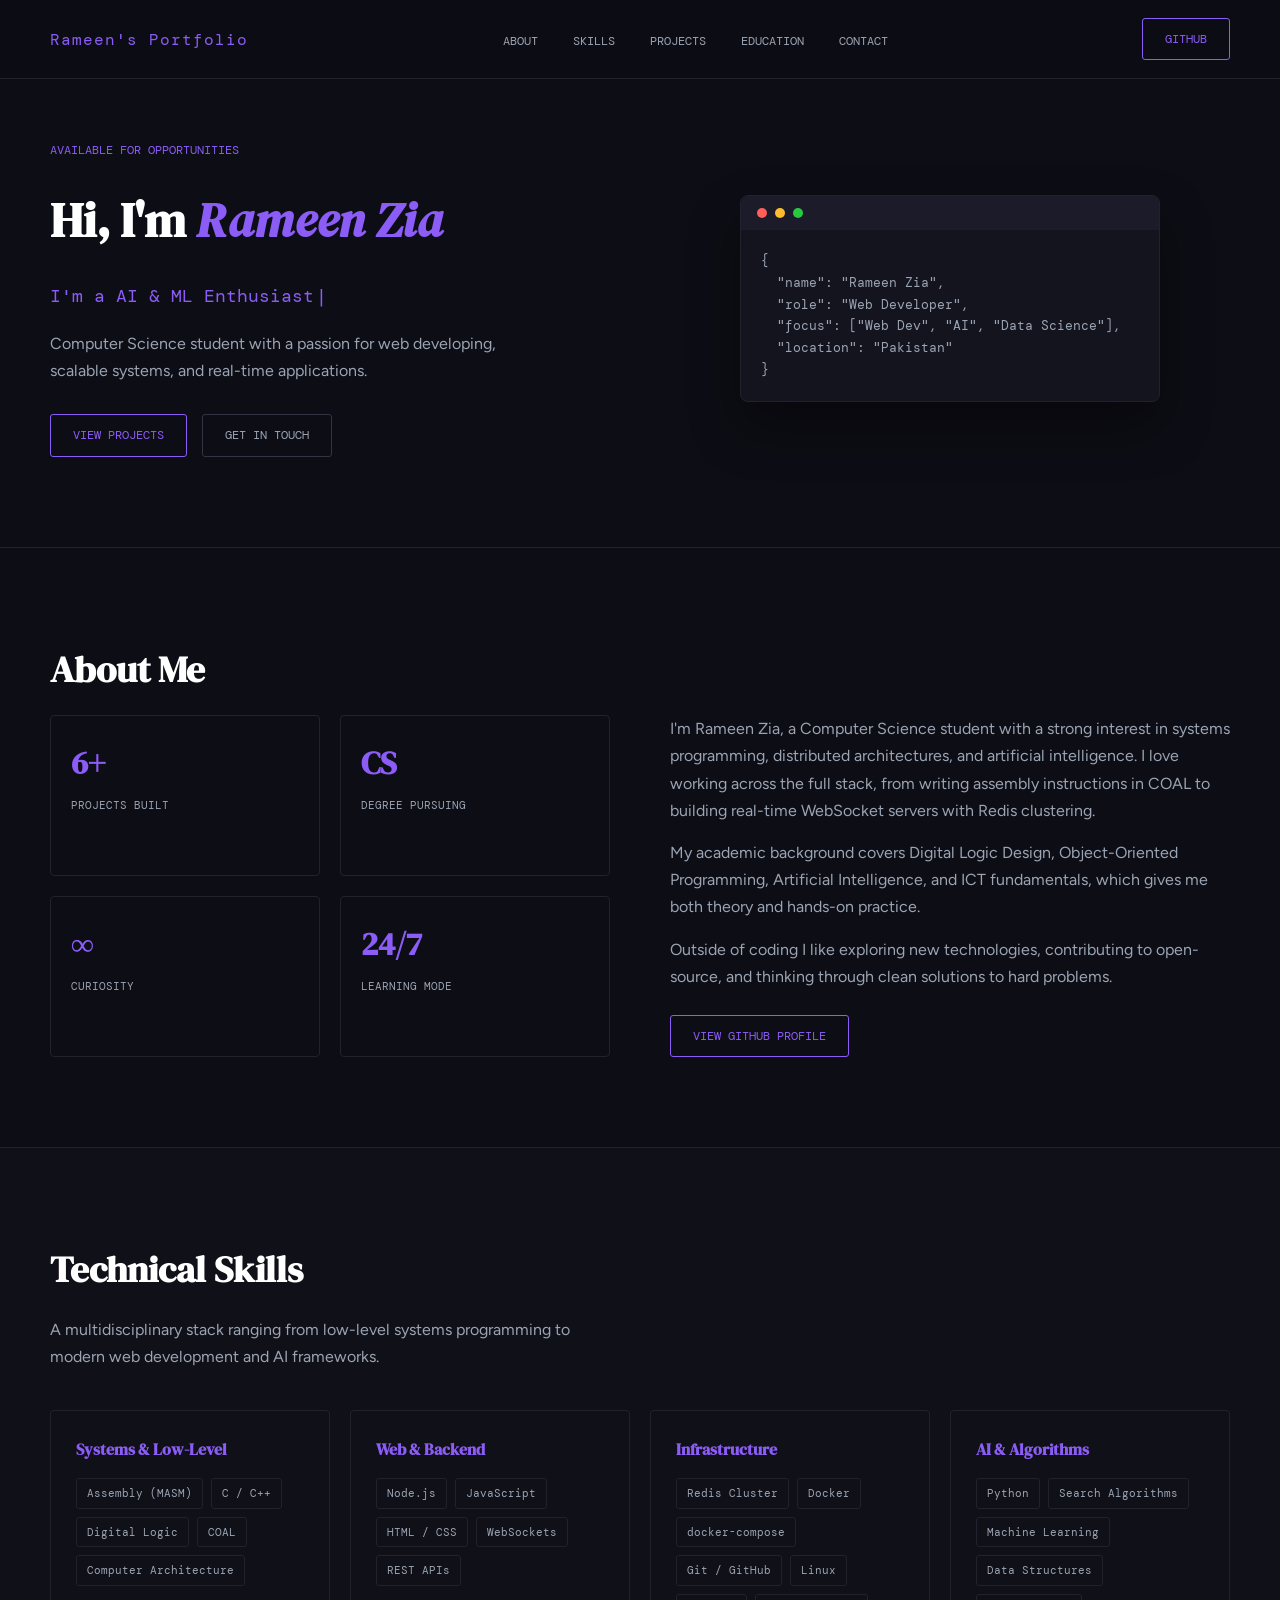
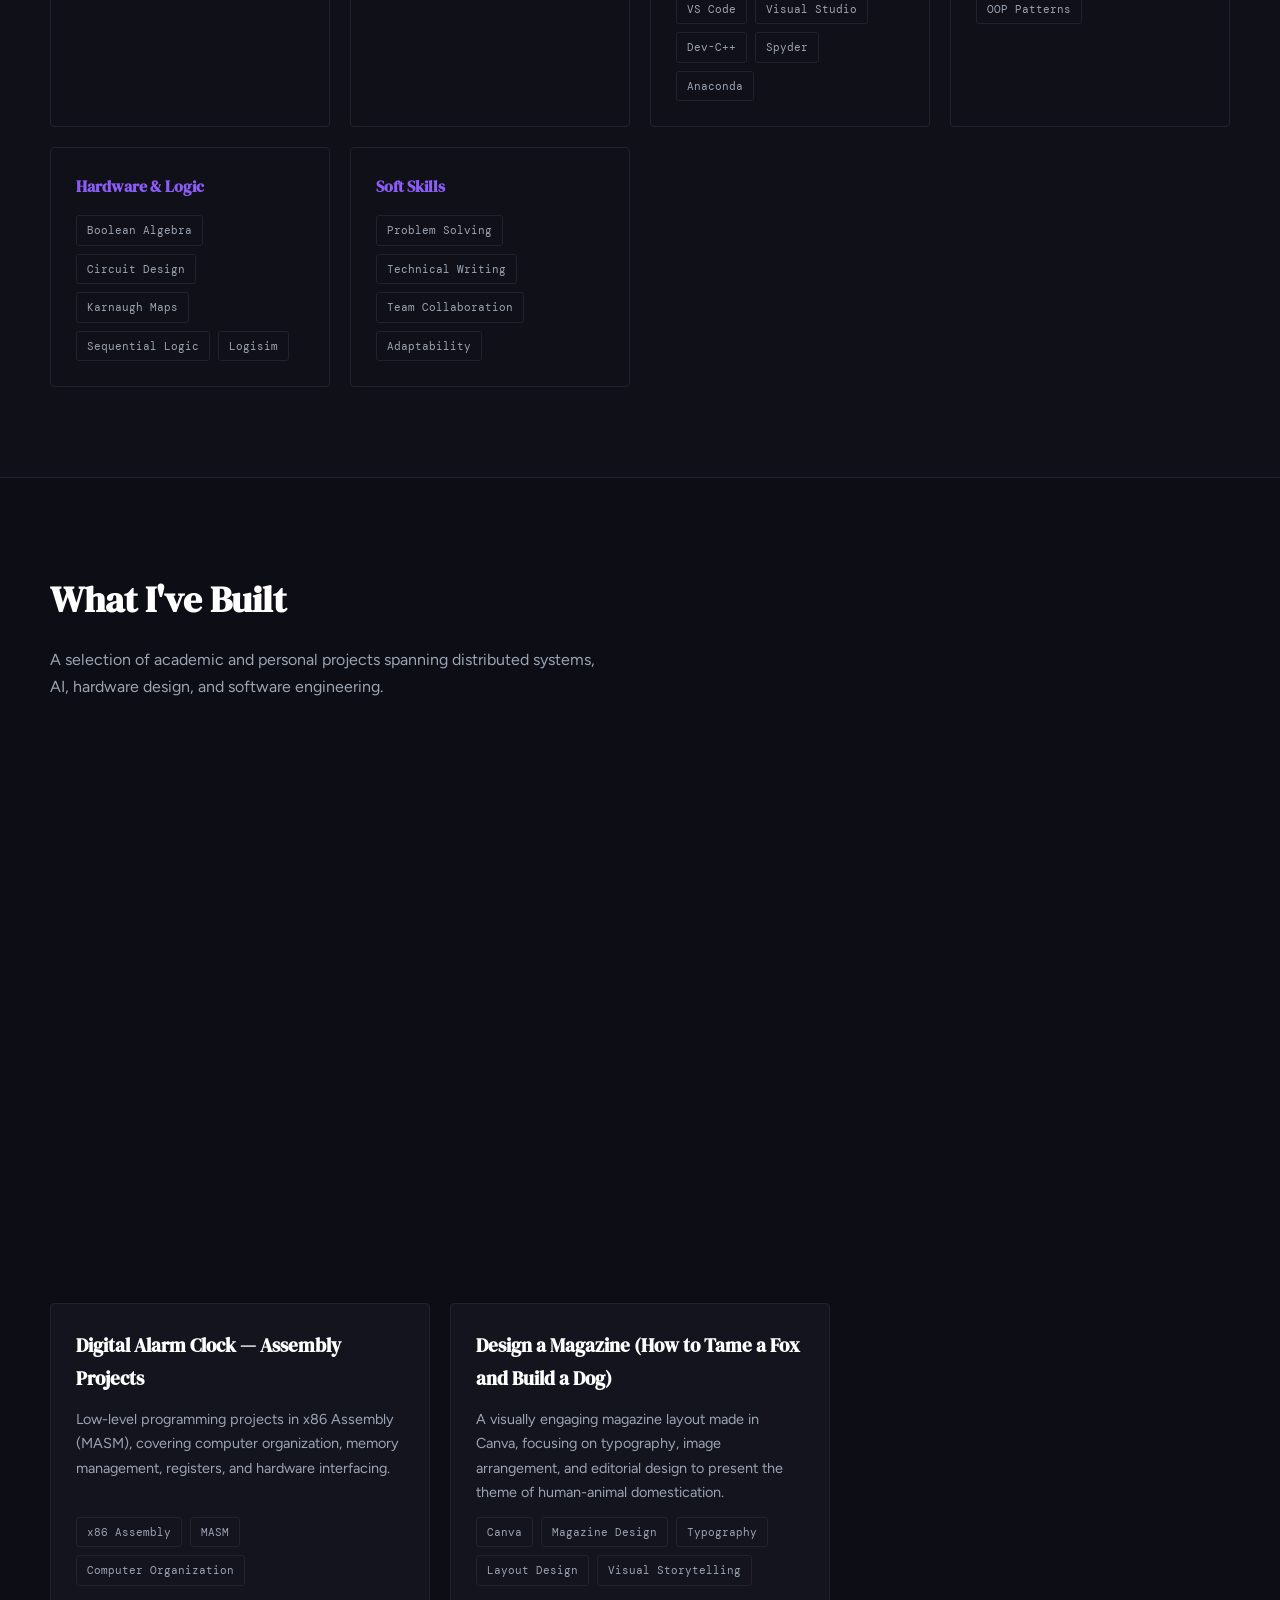
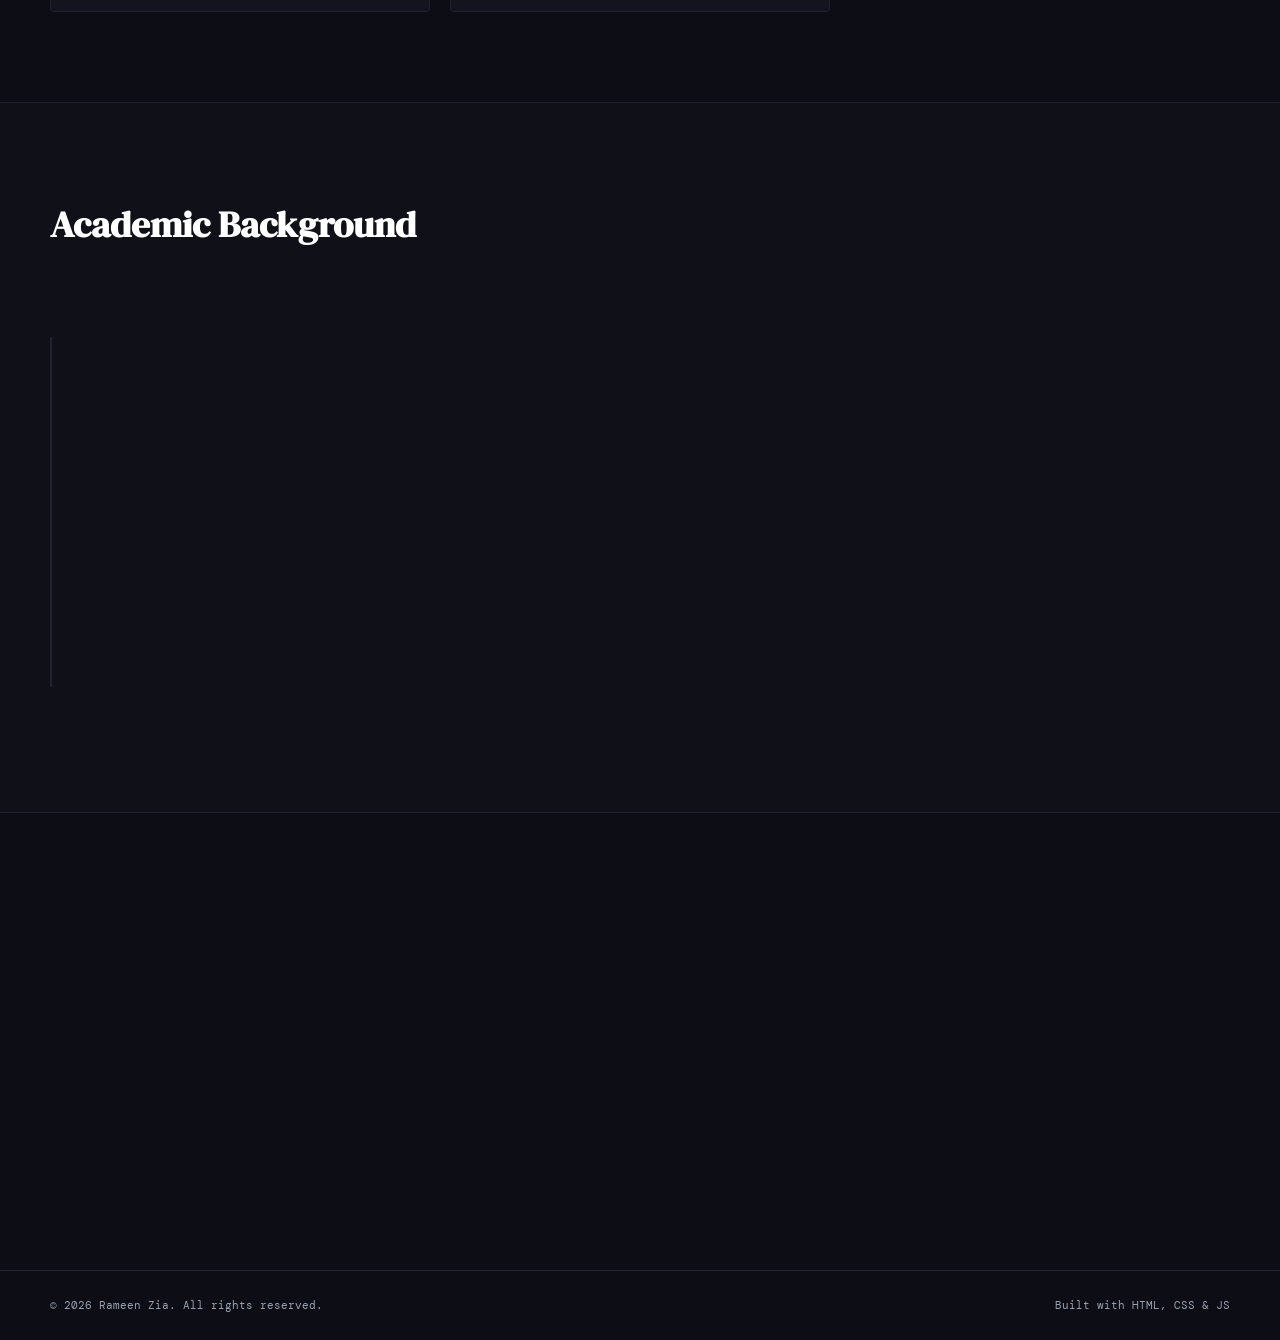
<file: index.html>
<!DOCTYPE html>
<html lang="en">
<head>
<meta charset="UTF-8">
<meta name="viewport" content="width=device-width, initial-scale=1.0">
<link rel="stylesheet" href="style.css">
<link href="https://fonts.googleapis.com/css2?family=DM+Serif+Display:ital@0;1&family=DM+Mono:wght@400;500&family=Figtree:wght@300;400;500;600&display=swap" rel="stylesheet">
<link href="https://unpkg.com/boxicons@2.1.4/css/boxicons.min.css" rel="stylesheet">
<title>Rameen's Portfolio</title>
</head>
<body>

<header>
  <nav>
    <div class="left">
      Rameen's Portfolio
    </div>

    <ul>
      <li><a href="#about">About</a></li>
      <li><a href="#skills">Skills</a></li>
      <li><a href="#projects">Projects</a></li>
      <li><a href="#education">Education</a></li>
      <li><a href="#contact">Contact</a></li>
    </ul>

    <a href="https://github.com/Rameenzia" target="_blank" class="btn">GitHub</a>
  </nav>
</header>

<!-- Home / Hero -->
<section class="home">
  <main>
    <div class="left-side fade-in">
      <p class="tag">Available for opportunities</p>
      <h1>Hi, I'm <span class="blue">Rameen Zia</span></h1>
      <p class="typed-line">I'm a <span id="typed-text"></span><span class="type-cursor">|</span></p>
      <p class="desc">Computer Science student with a passion for web developing, scalable systems, and  real-time applications.</p>

      <div class="button">
        <a href="#projects" class="btn">View Projects</a>
        <a href="#contact" class="btn btn2">Get in Touch</a>
      </div>
    </div>

    <div class="right-side fade-in">
      <div class="code-box">
        <div class="code-top">
          <span class="dot red"></span>
          <span class="dot yellow"></span>
          <span class="dot green"></span>
        </div>
        <div class="code-body">
          <p>{</p>
          <p>&nbsp;&nbsp;"name": "Rameen Zia",</p>
          <p>&nbsp;&nbsp;"role": "Web Developer",</p>
          <p>&nbsp;&nbsp;"focus": ["Web Dev", "AI", "Data Science"],</p>
          <p>&nbsp;&nbsp;"location": "Pakistan"</p>
          <p>}</p>
        </div>
      </div>
    </div>
  </main>
</section>

<!-- About -->
<section id="about" class="about">
  <h2 class="fade-in">About Me</h2>

  <div class="about-box">
    <div class="stats fade-in">
      <div class="stat">
        <h3>6+</h3>
        <p>Projects Built</p>
      </div>
      <div class="stat">
        <h3>CS</h3>
        <p>Degree Pursuing</p>
      </div>
      <div class="stat">
        <h3>∞</h3>
        <p>Curiosity</p>
      </div>
      <div class="stat">
        <h3>24/7</h3>
        <p>Learning Mode</p>
      </div>
    </div>

    <div class="about-text fade-in">
      <p>I'm Rameen Zia, a Computer Science student with a strong interest in systems programming, distributed architectures, and artificial intelligence. I love working across the full stack, from writing assembly instructions in COAL to building real-time WebSocket servers with Redis clustering.</p>
      <p>My academic background covers Digital Logic Design, Object-Oriented Programming, Artificial Intelligence, and ICT fundamentals, which gives me both theory and hands-on practice.</p>
      <p>Outside of coding I like exploring new technologies, contributing to open-source, and thinking through clean solutions to hard problems.</p>
      <a href="https://github.com/Rameenzia" target="_blank" class="btn">View GitHub Profile</a>
    </div>
  </div>
</section>

<!-- Skills -->
<section id="skills" class="skills">
  <h2 class="fade-in">Technical Skills</h2>
  <p class="fade-in">A multidisciplinary stack ranging from low-level systems programming to modern web development and AI frameworks.</p>

  <div class="skills-box">

    <div class="skill-card fade-in">
      <h3>Systems & Low-Level</h3>
      <div class="tags">
        <span>Assembly (MASM)</span>
        <span>C / C++</span>
        <span>Digital Logic</span>
        <span>COAL</span>
        <span>Computer Architecture</span>
      </div>
    </div>

    <div class="skill-card fade-in">
      <h3>Web & Backend</h3>
      <div class="tags">
        <span>Node.js</span>
        <span>JavaScript</span>
        <span>HTML / CSS</span>
        <span>WebSockets</span>
        <span>REST APIs</span>
      </div>
    </div>

    <div class="skill-card fade-in">
      <h3>Infrastructure</h3>
      <div class="tags">
        <span>Redis Cluster</span>
        <span>Docker</span>
        <span>docker-compose</span>
        <span>Git / GitHub</span>
        <span>Linux</span>
        <span>VS Code</span>
        <span>Visual Studio</span>
        <span>Dev-C++</span>
        <span>Spyder</span>
        <span>Anaconda</span>
      </div>
    </div>

    <div class="skill-card fade-in">
      <h3>AI & Algorithms</h3>
      <div class="tags">
        <span>Python</span>
        <span>Search Algorithms</span>
        <span>Machine Learning</span>
        <span>Data Structures</span>
        <span>OOP Patterns</span>
      </div>
    </div>

    <div class="skill-card fade-in">
      <h3>Hardware & Logic</h3>
      <div class="tags">
        <span>Boolean Algebra</span>
        <span>Circuit Design</span>
        <span>Karnaugh Maps</span>
        <span>Sequential Logic</span>
        <span>Logisim</span>
      </div>
    </div>

    <div class="skill-card fade-in">
      <h3>Soft Skills</h3>
      <div class="tags">
        <span>Problem Solving</span>
        <span>Technical Writing</span>
        <span>Team Collaboration</span>
        <span>Adaptability</span>
      </div>
    </div>

  </div>
</section>

<!-- Projects -->
<section id="projects" class="projects">
  <h2 class="fade-in">What I've Built</h2>
  <p class="fade-in">A selection of academic and personal projects spanning distributed systems, AI, hardware design, and software engineering.</p>

  <div class="projects-box">

    <a class="project-big fade-in" href="https://github.com/Rameenzia/Real-Time-Chat-Application-using-WebSockets-Redis-Cluster" target="_blank">
      <span class="badge">Featured Project</span>
      <h3>Real-Time Chat Application</h3>
      <p>A production-grade chat application using WebSockets for real-time bidirectional communication and a Redis Cluster for horizontal scalability and message pub/sub across distributed nodes. Containerized with Docker Compose.</p>
      <div class="tags">
        <span>Node.js</span>
        <span>WebSockets</span>
        <span>Redis Cluster</span>
        <span>Docker</span>
        <span>HTML/CSS/JS</span>
      </div>
    </a>

    <a class="project fade-in" href="https://github.com/Rameenzia/Artificial-Intelligence" target="_blank">
      <h3>Sudoku Game</h3>
      <p>Implementations of core AI concepts including search algorithms (BFS, DFS, A*), constraint satisfaction, and machine learning fundamentals.</p>
      <div class="tags">
        <span>Python</span>
        <span>Search Algorithms</span>
        <span>AI Concepts</span>
      </div>
    </a>

    <a class="project fade-in" href="https://github.com/Rameenzia/OOP" target="_blank">
      <h3>Grocery Management System</h3>
      <p>A collection of OOP principles in action: encapsulation, inheritance, polymorphism, and design patterns, built through practical projects.</p>
      <div class="tags">
        <span>Java</span>
        <span>OOP Design</span>
        <span>Design Patterns</span>
      </div>
    </a>

    <a class="project fade-in" href="https://github.com/Rameenzia/DLD-Digital-Logic-Design-" target="_blank">
      <h3>Ultrasonic Radar System</h3>
      <p>Circuit designs and simulations covering combinational and sequential logic, flip-flops, counters, and state machines.</p>
      <div class="tags">
        <span>Logisim</span>
        <span>Boolean Algebra</span>
        <span>Sequential Logic</span>
      </div>
    </a>

    <a class="project fade-in" href="https://github.com/Rameenzia/COAL" target="_blank">
      <h3>Digital Alarm Clock — Assembly Projects</h3>
      <p>Low-level programming projects in x86 Assembly (MASM), covering computer organization, memory management, registers, and hardware interfacing.</p>
      <div class="tags">
        <span>x86 Assembly</span>
        <span>MASM</span>
        <span>Computer Organization</span>
      </div>
    </a>

    <a class="project fade-in" href="https://github.com/Rameenzia/ICT" target="_blank">
      <h3>Design a Magazine (How to Tame a Fox and Build a Dog)</h3>
      <p>A visually engaging magazine layout made in Canva, focusing on typography, image arrangement, and editorial design to present the theme of human-animal domestication.</p>
      <div class="tags">
        <span>Canva</span>
        <span>Magazine Design</span>
        <span>Typography</span>
        <span>Layout Design</span>
        <span>Visual Storytelling</span>
      </div>
    </a>

  </div>
</section>

<!-- Education -->
<section id="education" class="education">
  <h2 class="fade-in">Academic Background</h2>
  <p class="fade-in">Building a strong foundation in computer science theory and practice.</p>

  <div class="edu-box">

    <div class="edu fade-in">
      <span class="date">2023 — Present</span>
      <h3>Bachelor of Science in Computer Science</h3>
      <h4>Fatima Jinnah Women University, Rawalpindi, Pakistan</h4>
      <p>Currently pursuing a degree focused on core computer science areas including programming, data structures, algorithms, databases, and software engineering fundamentals.</p>
    </div>

    <div class="edu fade-in">
      <span class="date">Certifications & Self-Learning</span>
      <h3>Continuous Learning</h3>
      <h4>Online Platforms & Open Source</h4>
      <p>Alongside academics, I apply my learning through practical projects in web development, Docker-based applications, and introductory AI/ML concepts.</p>
    </div>

  </div>
</section>

<!-- Contact -->
<section id="contact" class="contact">
  <div class="contact-box">

    <div class="contact-left fade-in">
      <h2>Let's Work Together</h2>
      <p>I'm open to internships, collaborations, and full-time opportunities. Whether you have a project in mind or just want to connect, feel free to reach out.</p>
    </div>

    <div class="contact-right fade-in">
      <a href="https://github.com/Rameenzia" target="_blank" class="contact-link">
        <i class='bx bxl-github'></i>
        <div>
          <span>GitHub</span>
          <p>github.com/Rameenzia</p>
        </div>
      </a>

      <a href="mailto:rameenzia509@email.com" class="contact-link">
        <i class='bx bx-envelope'></i>
        <div>
          <span>Email</span>
          <p>rameenzia509@email.com</p>
        </div>
      </a>

      <a href="https://linkedin.com/in/rameenzia" target="_blank" class="contact-link">
        <i class='bx bxl-linkedin'></i>
        <div>
          <span>LinkedIn</span>
          <p>linkedin.com/in/rameen-zia-359345327</p>
        </div>
      </a>
    </div>

  </div>
</section>

<footer>
  <p>&copy; 2026 Rameen Zia. All rights reserved.</p>
  <p>Built with HTML, CSS & JS</p>
</footer>

<script src="script.js"></script>
</body>
</html>
</file>
<file: style.css>
* {
  margin: 0;
  padding: 0;
  box-sizing: border-box;
}

body {
  background-color: #0d0d15;
  font-family: 'Figtree', sans-serif;
  color: #eaf0ff;
  line-height: 1.7;
  overflow-x: hidden;
}

a {
  text-decoration: none;
  color: inherit;
}

ul {
  list-style: none;
}

h1, h2, h3, h4 {
  font-family: 'DM Serif Display', serif;
  color: #ffffff;
}

/* Fade-in on scroll (used with script.js IntersectionObserver) */
.fade-in {
  opacity: 0;
  transform: translateY(30px);
  transition: opacity 0.7s ease, transform 0.7s ease;
}

.fade-in.visible {
  opacity: 1;
  transform: translateY(0);
}

/* Navigation */
header {
  position: fixed;
  top: 0;
  left: 0;
  right: 0;
  z-index: 100;
  background-color: rgba(13, 13, 21, 0.85);
  border-bottom: 1px solid #22222e;
}

nav {
  display: flex;
  justify-content: space-between;
  align-items: center;
  padding: 18px 50px;
}

nav .left {
  font-family: 'DM Mono', monospace;
  color: #8b5cf6;
  letter-spacing: 1px;
}

nav ul {
  display: flex;
  gap: 35px;
}

nav ul li a {
  font-family: 'DM Mono', monospace;
  font-size: 0.75rem;
  color: #9aa4b2;
  text-transform: uppercase;
  position: relative;
  transition: color 0.2s;
}

nav ul li a::after {
  content: '';
  position: absolute;
  left: 0;
  bottom: -4px;
  width: 0%;
  height: 1px;
  background-color: #8b5cf6;
  transition: width 0.25s ease;
}

nav ul li a:hover {
  color: #ffffff;
}

nav ul li a:hover::after {
  width: 100%;
}

.btn {
  display: inline-block;
  padding: 10px 22px;
  border: 1px solid #8b5cf6;
  border-radius: 3px;
  color: #8b5cf6;
  font-family: 'DM Mono', monospace;
  font-size: 0.75rem;
  text-transform: uppercase;
  transition: transform 0.2s ease, background-color 0.2s ease, color 0.2s ease, box-shadow 0.2s ease;
}

.btn:hover {
  background-color: #8b5cf6;
  color: #0d0d15;
  transform: translateY(-3px);
  box-shadow: 0 10px 20px rgba(139, 92, 246, 0.25);
}

.btn2 {
  border-color: #333344;
  color: #9aa4b2;
}

.btn2:hover {
  background-color: transparent;
  border-color: #9aa4b2;
  color: #ffffff;
  box-shadow: none;
}

/* Home / Hero */
.home {
  padding: 140px 50px 90px 50px;
}

.home main {
  display: flex;
  justify-content: space-between;
  align-items: center;
  gap: 60px;
  flex-wrap: wrap;
}

.left-side {
  flex: 1;
  min-width: 300px;
}

.tag {
  font-family: 'DM Mono', monospace;
  color: #8b5cf6;
  font-size: 0.75rem;
  text-transform: uppercase;
  margin-bottom: 20px;
}

.left-side h1 {
  font-size: 3rem;
  margin-bottom: 20px;
}

.blue {
  color: #8b5cf6;
  font-style: italic;
}

.desc {
  color: #9aa4b2;
  max-width: 450px;
  margin-bottom: 30px;
}

.button {
  display: flex;
  gap: 15px;
}

.right-side {
  flex: 1;
  min-width: 300px;
  display: flex;
  justify-content: center;
  perspective: 1000px;
}

/* Floating + 3D tilt code box (tilt handled in script.js) */
.code-box {
  width: 100%;
  max-width: 420px;
  background-color: #14141f;
  border: 1px solid #22222e;
  border-radius: 8px;
  overflow: hidden;
  transform-style: preserve-3d;
  transition: transform 0.15s ease-out, box-shadow 0.3s ease;
  animation: float 4s ease-in-out infinite;
  box-shadow: 0 25px 50px rgba(0, 0, 0, 0.4);
}

@keyframes float {
  0%, 100% { transform: translateY(0px); }
  50% { transform: translateY(-12px); }
}

.code-top {
  background-color: #1b1b2a;
  padding: 12px 16px;
  display: flex;
  gap: 8px;
}

.dot {
  width: 10px;
  height: 10px;
  border-radius: 50%;
  display: inline-block;
}

.dot.red { background-color: #ff5f57; }
.dot.yellow { background-color: #febc2e; }
.dot.green { background-color: #28c840; }

.code-body {
  padding: 20px;
  font-family: 'DM Mono', monospace;
  font-size: 0.8rem;
  color: #9aa4b2;
}

/* Section spacing */
section {
  padding: 90px 50px;
}

section h2 {
  font-size: 2.3rem;
  margin-bottom: 15px;
}

section > p {
  color: #9aa4b2;
  max-width: 550px;
  margin-bottom: 40px;
}

/* About */
.about {
  border-top: 1px solid #22222e;
}

.about-box {
  display: flex;
  gap: 60px;
  flex-wrap: wrap;
}

.stats {
  flex: 1;
  min-width: 280px;
  display: grid;
  grid-template-columns: 1fr 1fr;
  gap: 20px;
}

.stat {
  border: 1px solid #22222e;
  padding: 20px;
  border-radius: 4px;
  transition: transform 0.25s ease, border-color 0.25s ease;
}

.stat:hover {
  transform: translateY(-6px) scale(1.03);
  border-color: #8b5cf6;
}

.stat h3 {
  color: #8b5cf6;
  font-size: 2rem;
}

.stat p {
  font-family: 'DM Mono', monospace;
  font-size: 0.7rem;
  color: #9aa4b2;
  text-transform: uppercase;
  margin-top: 5px;
}

.about-text {
  flex: 1;
  min-width: 280px;
}

.about-text p {
  color: #9aa4b2;
  margin-bottom: 15px;
}

.about-text .btn {
  margin-top: 10px;
}

/* Skills */
.skills {
  border-top: 1px solid #22222e;
  background-color: #101018;
}

.skills-box {
  display: grid;
  grid-template-columns: repeat(auto-fit, minmax(260px, 1fr));
  gap: 20px;
}

.skill-card {
  border: 1px solid #22222e;
  border-radius: 4px;
  padding: 25px;
  transition: transform 0.3s ease, border-color 0.3s ease, box-shadow 0.3s ease;
}

.skill-card:hover {
  transform: translateY(-5px) rotateX(4deg);
  border-color: #8b5cf6;
  box-shadow: 0 15px 30px rgba(0, 0, 0, 0.35);
}

.skill-card h3 {
  font-size: 1rem;
  color: #8b5cf6;
  margin-bottom: 15px;
}

.tags {
  display: flex;
  flex-wrap: wrap;
  gap: 8px;
}

.tags span {
  font-family: 'DM Mono', monospace;
  font-size: 0.68rem;
  padding: 5px 10px;
  border: 1px solid #22222e;
  border-radius: 3px;
  color: #9aa4b2;
  transition: transform 0.2s ease, color 0.2s ease, border-color 0.2s ease;
}

.tags span:hover {
  transform: translateY(-2px) scale(1.06);
  color: #8b5cf6;
  border-color: #8b5cf6;
}

/* Projects */
.projects {
  border-top: 1px solid #22222e;
}

.projects-box {
  display: grid;
  grid-template-columns: repeat(auto-fill, minmax(320px, 1fr));
  gap: 20px;
  perspective: 1200px;
}

.project-big {
  grid-column: 1 / -1;
  background-color: #14141f;
  border: 1px solid #8b5cf655;
  border-radius: 4px;
  padding: 35px;
  display: block;
  transition: transform 0.3s ease, box-shadow 0.3s ease;
}

.badge {
  display: inline-block;
  font-family: 'DM Mono', monospace;
  font-size: 0.65rem;
  color: #8b5cf6;
  border: 1px solid #8b5cf655;
  padding: 4px 10px;
  border-radius: 3px;
  margin-bottom: 15px;
  text-transform: uppercase;
}

.project-big h3 {
  font-size: 1.6rem;
  margin-bottom: 12px;
}

.project-big p {
  color: #9aa4b2;
  margin-bottom: 15px;
}

.project {
  background-color: #14141f;
  border: 1px solid #22222e;
  border-radius: 4px;
  padding: 25px;
  display: flex;
  flex-direction: column;
  gap: 12px;
  transition: transform 0.3s ease, border-color 0.3s ease, box-shadow 0.3s ease;
}

.project:hover, .project-big:hover {
  border-color: #8b5cf6;
  transform: translateY(-8px) rotateX(3deg) rotateY(-2deg);
  box-shadow: 0 20px 40px rgba(0, 0, 0, 0.45);
}

.project h3 {
  font-size: 1.2rem;
}

.project p {
  color: #9aa4b2;
  font-size: 0.9rem;
  flex: 1;
}

/* Education */
.education {
  border-top: 1px solid #22222e;
  background-color: #101018;
}

.edu-box {
  border-left: 2px solid #22222e;
  padding-left: 30px;
}

.edu {
  margin-bottom: 35px;
  transition: transform 0.25s ease;
}

.edu:hover {
  transform: translateX(8px);
}

.edu .date {
  font-family: 'DM Mono', monospace;
  font-size: 0.7rem;
  color: #9aa4b2;
}

.edu h3 {
  font-size: 1.3rem;
  margin: 8px 0 4px 0;
}

.edu h4 {
  font-size: 0.95rem;
  color: #8b5cf6;
  font-weight: 400;
  margin-bottom: 8px;
}

.edu p {
  color: #9aa4b2;
  font-size: 0.9rem;
  max-width: 600px;
}

/* Contact */
.contact {
  border-top: 1px solid #22222e;
}

.contact-box {
  display: flex;
  gap: 60px;
  flex-wrap: wrap;
}

.contact-left {
  flex: 1;
  min-width: 280px;
}

.contact-left p {
  color: #9aa4b2;
  max-width: 400px;
  margin-top: 15px;
}

.contact-right {
  flex: 1;
  min-width: 280px;
  display: flex;
  flex-direction: column;
  gap: 15px;
}

.contact-link {
  display: flex;
  align-items: center;
  gap: 15px;
  border: 1px solid #22222e;
  border-radius: 4px;
  padding: 15px 20px;
  transition: transform 0.25s ease, border-color 0.25s ease, background-color 0.25s ease;
}

.contact-link:hover {
  border-color: #8b5cf6;
  transform: translateX(10px);
  background-color: rgba(139, 92, 246, 0.05);
}

.contact-link i {
  font-size: 1.3rem;
  color: #8b5cf6;
  transition: transform 0.25s ease;
}

.contact-link:hover i {
  transform: rotateY(360deg);
}

.contact-link span {
  font-family: 'DM Mono', monospace;
  font-size: 0.65rem;
  color: #8b5cf6;
  text-transform: uppercase;
}

.contact-link p {
  color: #9aa4b2;
  font-size: 0.85rem;
}

/* Footer */
footer {
  padding: 25px 50px;
  border-top: 1px solid #22222e;
  display: flex;
  justify-content: space-between;
  font-family: 'DM Mono', monospace;
  font-size: 0.7rem;
  color: #9aa4b2;
  flex-wrap: wrap;
  gap: 10px;
}

/* Responsive */
@media (max-width: 800px) {
  nav {
    padding: 15px 20px;
  }

  nav ul {
    display: none;
  }

  .home {
    padding: 120px 20px 60px 20px;
  }

  section {
    padding: 60px 20px;
  }

  footer {
    padding: 20px;
    justify-content: center;
    text-align: center;
  }

  .code-box {
    animation: none;
  }
}

/* Fade-in animation */
.fade-in {
  opacity: 0;
  transform: translateY(20px);
  transition: opacity 0.6s ease, transform 0.6s ease;
}

.fade-in.visible {
  opacity: 1;
  transform: translateY(0);
}

/* Typewriter effect */
.typed-line {
  font-family: 'DM Mono', monospace;
  font-size: 1.1rem;
  color: #8b5cf6;
  margin-bottom: 18px;
  min-height: 1.6rem;
}

.type-cursor {
  display: inline-block;
  margin-left: 2px;
  animation: blink-cursor 0.8s step-end infinite;
}

@keyframes blink-cursor {
  0%, 100% { opacity: 1; }
  50% { opacity: 0; }
}
</file>
